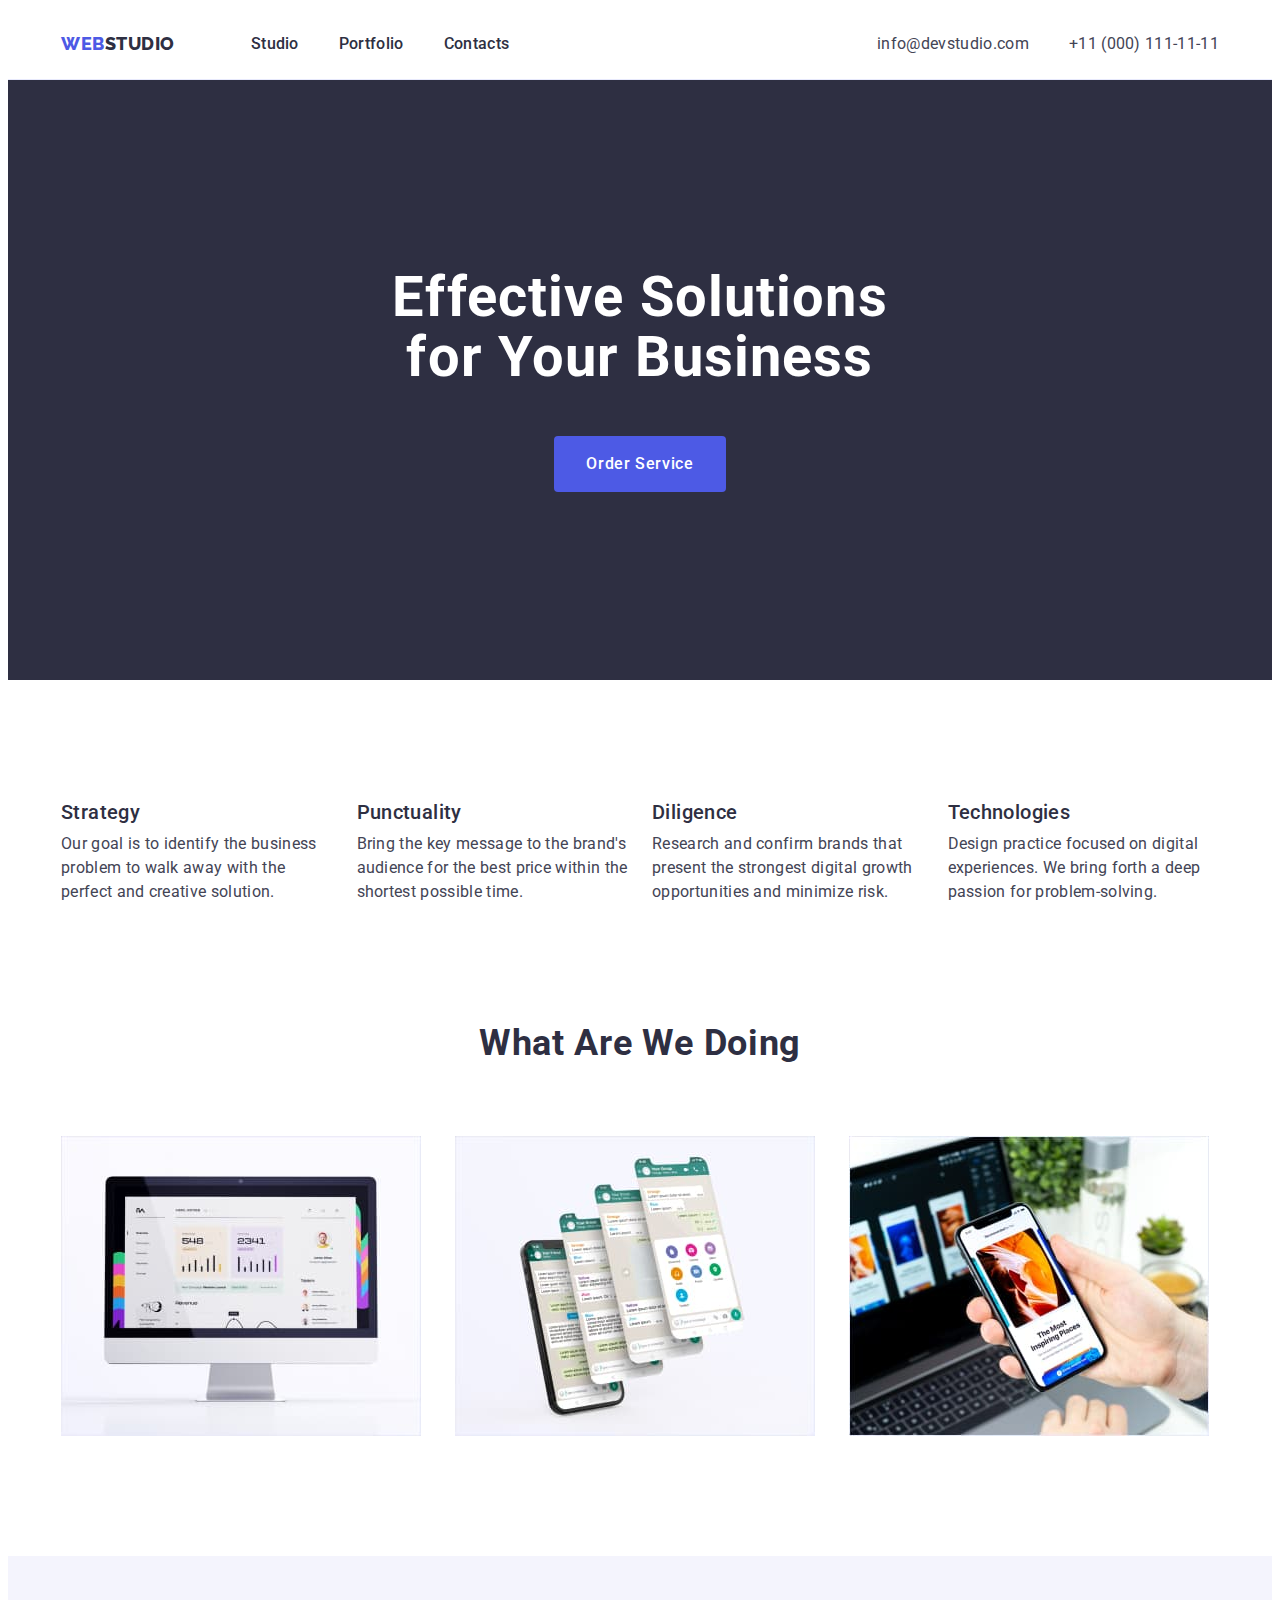
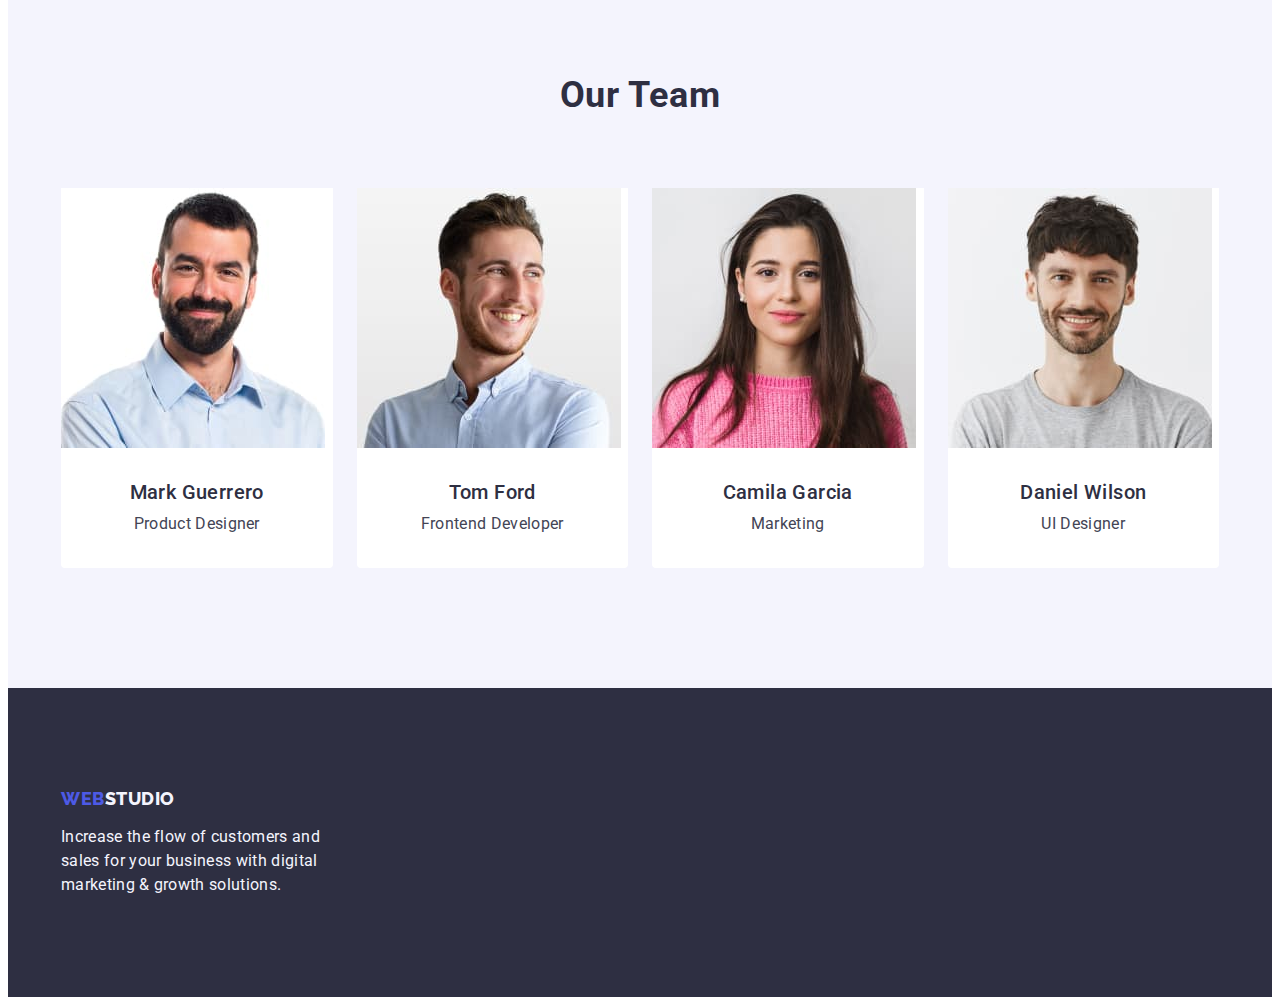
<file: index.html>
<!DOCTYPE html>
<html lang="en">
  <head>
    <meta charset="UTF-8" />
    <meta name="viewport" content="width=device-width, initial-scale=1.0" />
    <title>WebStudio</title>
    <link rel="preconnect" href="https://fonts.googleapis.com" />
    <link rel="preconnect" href="https://fonts.gstatic.com" crossorigin />
    <link
      href="https://fonts.googleapis.com/css2?family=Raleway:wght@800&family=Roboto:wght@400;500;700;900&display=swap"
      rel="stylesheet"
    />
    <link
      rel="stylesheet"
      href="https://cdnjs.cloudflare.com/ajax/libs/modern-normalize/2.0.0/modern-normalize.min.css"
      integrity="sha512-4xo8blKMVCiXpTaLzQSLSw3KFOVPWhm/TRtuPVc4WG6kUgjH6J03IBuG7JZPkcWMxJ5huwaBpOpnwYElP/m6wg=="
      crossorigin="anonymous"
      referrerpolicy="no-referrer"
    />
    <link rel="stylesheet" href="./css/styles.css" />
  </head>
  <body>
    <!-- HEADER -->
    <header class="header">
      <div class="container header-wrapper">
        <nav class="navigate">
          <a href="./index.html" class="logo link"
            >Web<span class="brand-color">Studio</span></a
          >
          <ul class="navigate-list list">
            <li class="item">
              <a href="./index.html" class="link">Studio</a>
            </li>
            <li class="item">
              <a href="./portfolio.html" class="link">Portfolio</a>
            </li>
            <li class="item"><a href="" class="link">Contacts</a></li>
          </ul>
        </nav>
        <address class="address">
          <ul class="list">
            <li class="item">
              <a href="mailto:info@devstudio.com" class="link"
                >info@devstudio.com</a
              >
            </li>
            <li class="item">
              <a href="tel:+110001111111" class="link">+11 (000) 111-11-11</a>
            </li>
          </ul>
        </address>
      </div>
    </header>
    <!-- MAIN -->
    <main>
      <!-- HERO SECTION -->
      <section class="hero">
        <div class="container">
          <h1 class="title">Effective Solutions for Your Business</h1>
          <button type="button" class="btn">Order Service</button>
        </div>
      </section>
      <!-- BENEFITS SECTION-->
      <section class="section benefits">
        <div class="container">
          <h2 class="visually-hidden">Our benefits</h2>
          <ul class="list">
            <li class="item">
              <h3 class="subtitle">Strategy</h3>
              <p class="text">
                Our goal is to identify the business problem to walk away with
                the perfect and creative solution.
              </p>
            </li>
            <li class="item">
              <h3 class="subtitle">Punctuality</h3>
              <p class="text">
                Bring the key message to the brand's audience for the best price
                within the shortest possible time.
              </p>
            </li>
            <li class="item">
              <h3 class="subtitle">Diligence</h3>
              <p class="text">
                Research and confirm brands that present the strongest digital
                growth opportunities and minimize risk.
              </p>
            </li>
            <li class="item">
              <h3 class="subtitle">Technologies</h3>
              <p class="text">
                Design practice focused on digital experiences. We bring forth a
                deep passion for problem-solving.
              </p>
            </li>
          </ul>
        </div>
      </section>
      <!-- TODO SECTION-->
      <section class="todo">
        <div class="container">
          <h2 class="title">What are we doing</h2>
          <ul class="list">
            <li class="item">
              <img
                class="image"
                src="./images/todo_1-leptop.jpg"
                alt="Computer monitor"
                width="360"
                height="300"
              />
            </li>
            <li class="item">
              <img
                class="image"
                src="./images/todo_2-phones.jpg"
                alt="Screens"
                width="360"
                height="300"
              />
            </li>
            <li class="item">
              <img
                class="image"
                src="./images/todo_3-gadgets.jpg"
                alt="Lapton and phone"
                width="360"
                height="300"
              />
            </li>
          </ul>
        </div>
      </section>
      <!-- OUR TEAM SECTION -->
      <section class="section our-team">
        <div class="container">
          <h2 class="title">Our Team</h2>
          <ul class="list">
            <li class="item">
              <img
                class="image"
                src="./images/mark_guerrero.jpg"
                alt="Team member Mark Guerrero"
                width="264"
                height="260"
              />
              <div class="name-wrap">
                <h3 class="subtitle">Mark Guerrero</h3>
                <p class="text">Product Designer</p>
              </div>
            </li>
            <li class="item">
              <img
                class="image"
                src="./images/tom_ford.jpg"
                alt="Team member Tom Ford"
                width="264"
                height="260"
              />
              <div class="name-wrap">
                <h3 class="subtitle">Tom Ford</h3>
                <p class="text">Frontend Developer</p>
              </div>
            </li>
            <li class="item">
              <img
                class="image"
                src="./images/camila_garcia.jpg"
                alt="Team member Camila Garcia"
                width="264"
                height="260"
              />
              <div class="name-wrap">
                <h3 class="subtitle">Camila Garcia</h3>
                <p class="text">Marketing</p>
              </div>
            </li>
            <li class="item">
              <img
                class="image"
                src="./images/daniel_wilson.jpg"
                alt="Team member Daniel Wilson"
                width="264"
                height="260"
              />
              <div class="name-wrap">
                <h3 class="subtitle">Daniel Wilson</h3>
                <p class="text">UI Designer</p>
              </div>
            </li>
          </ul>
        </div>
      </section>
    </main>
    <!-- FOOTER -->
    <footer class="footer">
      <div class="container">
        <a href="./index.html" class="logo link"
          >Web<span class="brand-color">Studio</span></a
        >
        <p class="text">
          Increase the flow of customers and sales for your business with
          digital marketing & growth solutions.
        </p>
      </div>
    </footer>
  </body>
</html>
</file>
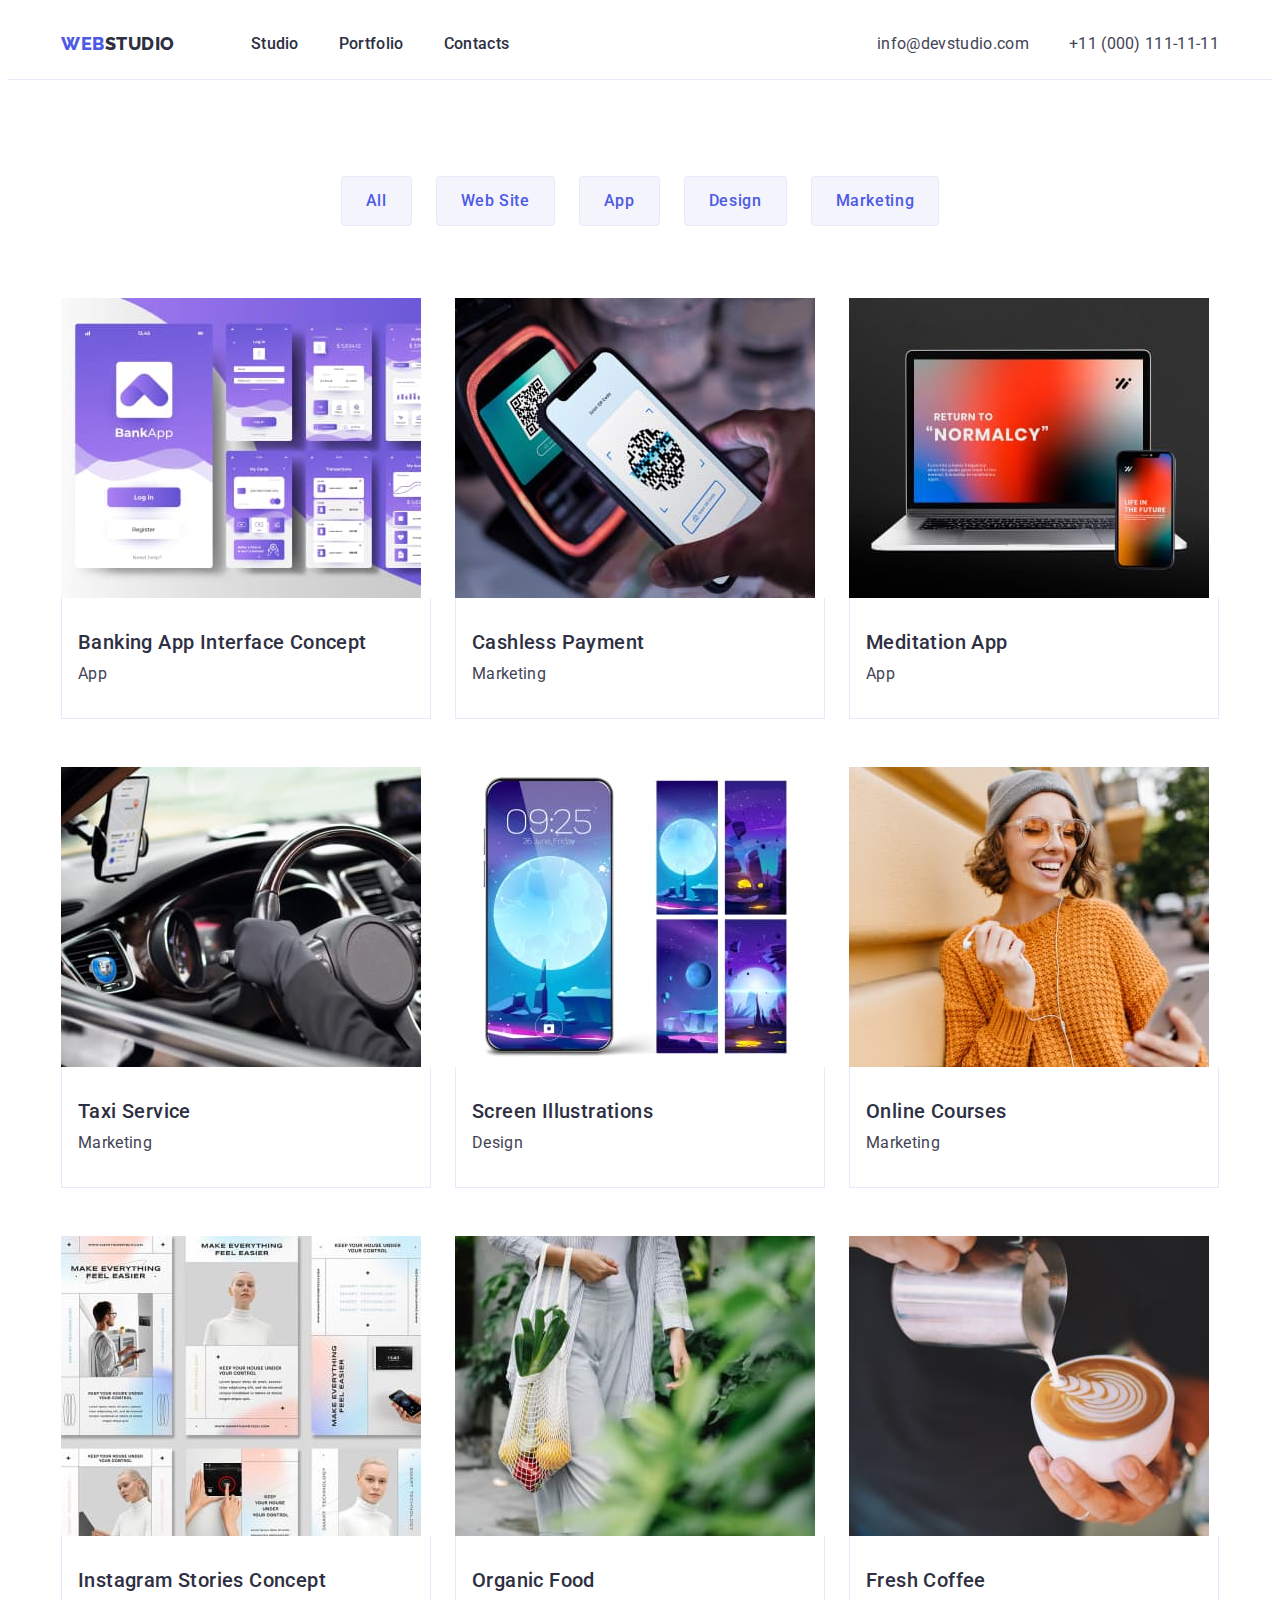
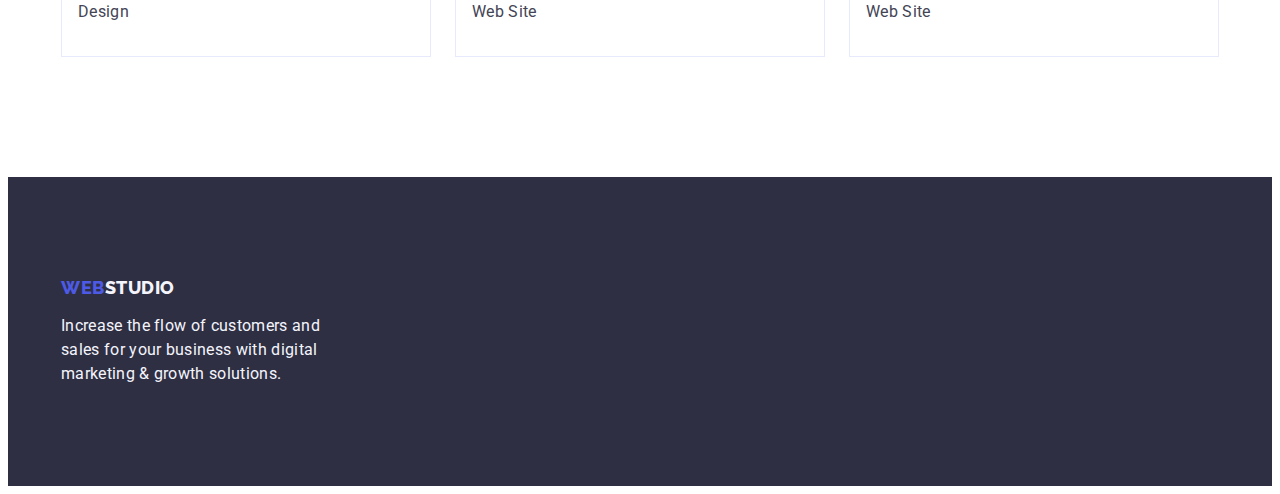
<file: portfolio.html>
<!DOCTYPE html>
<html lang="en">
  <head>
    <meta charset="UTF-8" />
    <meta name="viewport" content="width=device-width, initial-scale=1.0" />
    <title>Portfolio</title>
    <link rel="preconnect" href="https://fonts.googleapis.com" />
    <link rel="preconnect" href="https://fonts.gstatic.com" crossorigin />
    <link
      href="https://fonts.googleapis.com/css2?family=Raleway:wght@800&family=Roboto:wght@400;500;700;900&display=swap"
      rel="stylesheet"
    />
    <link
      rel="stylesheet"
      href="https://cdnjs.cloudflare.com/ajax/libs/modern-normalize/2.0.0/modern-normalize.min.css"
      integrity="sha512-4xo8blKMVCiXpTaLzQSLSw3KFOVPWhm/TRtuPVc4WG6kUgjH6J03IBuG7JZPkcWMxJ5huwaBpOpnwYElP/m6wg=="
      crossorigin="anonymous"
      referrerpolicy="no-referrer"
    />
    <link rel="stylesheet" href="./css/styles.css" />
  </head>
  <body>
    <!-- HEADER -->
    <header class="header">
      <div class="container header-wrapper">
        <nav class="navigate">
          <a href="./index.html" class="logo link"
            >Web<span class="brand-color">Studio</span></a
          >
          <ul class="navigate-list list">
            <li class="item">
              <a href="./index.html" class="link">Studio</a>
            </li>
            <li class="item">
              <a href="./portfolio.html" class="link">Portfolio</a>
            </li>
            <li class="item"><a href="" class="link">Contacts</a></li>
          </ul>
        </nav>
        <address class="address">
          <ul class="list">
            <li class="item">
              <a href="mailto:info@devstudio.com" class="link"
                >info@devstudio.com</a
              >
            </li>
            <li class="item">
              <a href="tel:+110001111111" class="link">+11 (000) 111-11-11</a>
            </li>
          </ul>
        </address>
      </div>
    </header>
    <!-- MAIN -->
    <main>
      <!-- PORTFOLIO SECTION -->
      <section class="portfolio">
        <div class="container">
          <h1 class="visually-hidden">Portfolio</h1>
          <ul class="filter list">
            <li class="item"><button class="btn" type="button">All</button></li>
            <li class="item">
              <button class="btn" type="button">Web Site</button>
            </li>
            <li class="item"><button class="btn" type="button">App</button></li>
            <li class="item">
              <button class="btn" type="button">Design</button>
            </li>
            <li class="item">
              <button class="btn" type="button">Marketing</button>
            </li>
          </ul>
          <ul class="cards list">
            <li class="item">
              <a class="link" href=""
                ><img
                  src="./images/portfolio-1.jpg"
                  alt="Banking App Interface Concept"
                  width="360"
                  height="300"
                />
                <div class="title-wrap">
                  <h2 class="subtitle">Banking App Interface Concept</h2>
                  <p class="text">App</p>
                </div>
              </a>
            </li>
            <li class="item">
              <a class="link" href=""
                ><img
                  src="./images/portfolio-2.jpg"
                  alt="Cashless Payment"
                  width="360"
                  height="300"
                />
                <div class="title-wrap">
                  <h2 class="subtitle">Cashless Payment</h2>
                  <p class="text">Marketing</p>
                </div>
              </a>
            </li>
            <li class="item">
              <a class="link" href=""
                ><img
                  src="./images/portfolio-3.jpg"
                  alt="Meditation App"
                  width="360"
                  height="300"
                />
                <div class="title-wrap">
                  <h2 class="subtitle">Meditation App</h2>
                  <p class="text">App</p>
                </div>
              </a>
            </li>
            <li class="item">
              <a class="link" href=""
                ><img
                  src="./images/portfolio-4.jpg"
                  alt="Taxi Service"
                  width="360"
                  height="300"
                />
                <div class="title-wrap">
                  <h2 class="subtitle">Taxi Service</h2>
                  <p class="text">Marketing</p>
                </div>
              </a>
            </li>
            <li class="item">
              <a class="link" href=""
                ><img
                  src="./images/portfolio-5.jpg"
                  alt="Screen Illustrations"
                  width="360"
                  height="300"
                />
                <div class="title-wrap">
                  <h2 class="subtitle">Screen Illustrations</h2>
                  <p class="text">Design</p>
                </div>
              </a>
            </li>
            <li class="item">
              <a class="link" href=""
                ><img
                  src="./images/portfolio-6.jpg"
                  alt="Online Courses"
                  width="360"
                  height="300"
                />
                <div class="title-wrap">
                  <h2 class="subtitle">Online Courses</h2>
                  <p class="text">Marketing</p>
                </div>
              </a>
            </li>
            <li class="item">
              <a class="link" href=""
                ><img
                  src="./images/portfolio-7.jpg"
                  alt="Instagram Stories Concept"
                  width="360"
                  height="300"
                />
                <div class="title-wrap">
                  <h2 class="subtitle">Instagram Stories Concept</h2>
                  <p class="text">Design</p>
                </div>
              </a>
            </li>
            <li class="item">
              <a class="link" href=""
                ><img
                  src="./images/portfolio-8.jpg"
                  alt="Organic Food"
                  width="360"
                  height="300"
                />
                <div class="title-wrap">
                  <h2 class="subtitle">Organic Food</h2>
                  <p class="text">Web Site</p>
                </div>
              </a>
            </li>
            <li class="item">
              <a class="link" href=""
                ><img
                  src="./images/portfolio-9.jpg"
                  alt="Fresh Coffee"
                  width="360"
                  height="300"
                />
                <div class="title-wrap">
                  <h2 class="subtitle">Fresh Coffee</h2>
                  <p class="text">Web Site</p>
                </div>
              </a>
            </li>
          </ul>
        </div>
      </section>
    </main>
    <!-- FOOTER -->
    <footer class="footer">
      <div class="container">
        <a href="./index.html" class="logo link"
          >Web<span class="brand-color">Studio</span></a
        >
        <p class="text">
          Increase the flow of customers and sales for your business with
          digital marketing & growth solutions.
        </p>
      </div>
    </footer>
  </body>
</html>
</file>
<file: css/styles.css>
:root {
  --primary-text-color: #434455;
  --primary-brand-color: #4d5ae5;
  --pressed-state-color: #404bbf;
  --navy-blue-color: #2e2f42;
  --success-color: #31d0aa;
  --subtitle-text-color: #8e8f99;
  --accent-color: #e7e9fc;
  --light-color: #f4f4fd;
  --modal-overlay-color: #2e2f42;
  --hero-background-color: #2e2f42;
  --white-background-color: #ffffff;
  --modal-background-color: #fcfcfc;
}

body {
  font-family: 'Roboto', sans-serif;
  color: var(--primary-text-color);
  background-color: var(--white-background-color);
}

h1,
h2,
h3,
h4,
h5,
h6 {
  margin: 0;
}

p {
  margin: 0;
}

ul {
  margin: 0;
  padding-left: 0;
}

img {
  display: block;
}

.link {
  text-decoration: none;
}

.list {
  list-style: none;
}

button {
  cursor: pointer;
}

.visually-hidden {
  position: absolute;
  width: 1px;
  height: 1px;
  margin: -1px;
  border: 0;
  padding: 0;
  white-space: nowrap;
  clip-path: inset(100%);
  clip: rect(0 0 0 0);
  overflow: hidden;
}

.container {
  width: 1158px;
  margin: 0 auto;
  padding-left: 15px;
  padding-right: 15px;
}

.section {
  padding-top: 120px;
  padding-bottom: 120px;
}

/* HEADER STYLES----------------------------------------------------- */

.header {
  padding-top: 24px;
  padding-bottom: 23px;
  border-bottom: 1px solid var(--accent-color);
}

.header-wrapper {
  display: flex;
  justify-content: space-between;
}

.navigate {
  display: flex;
  align-items: center;
}

.logo {
  font-family: 'Raleway', sans-serif;
  font-size: 18px;
  line-height: 1.17;
  font-weight: 800;
  letter-spacing: 0.03em;
  text-transform: uppercase;
  color: var(--primary-brand-color);
  margin-right: 76px;
}

.logo .brand-color {
  color: var(--navy-blue-color);
}

.navigate-list {
  display: flex;
  gap: 40px;
}
.navigate-list .link {
  font-size: 16px;
  line-height: 1.5;
  font-weight: 500;
  letter-spacing: 0.02em;
  color: var(--navy-blue-color);
  padding-top: 24px;
  padding-bottom: 24px;
}

.navigate-list .link:hover,
.navigate-list .link:focus {
  color: var(--pressed-state-color);
}

.address {
  font-style: normal;
}

.address .list {
  display: flex;
  gap: 40px;
}
.address .link {
  font-size: 16px;
  line-height: 1.5;
  letter-spacing: 0.02em;
  color: var(--primary-text-color);
}

.address .link:hover,
.address .link:focus {
  color: var(--pressed-state-color);
}

/* HERO STYLES----------------------------------------------------- */

.hero {
  background-color: var(--navy-blue-color);
  padding-top: 188px;
  padding-bottom: 188px;
}

.hero .title {
  font-size: 56px;
  line-height: 1.07;
  text-align: center;
  letter-spacing: 0.02em;
  color: var(--white-background-color);
  max-width: 496px;
  margin-bottom: 48px;
  margin-left: auto;
  margin-right: auto;
}

.hero .btn {
  font-family: 'Roboto', sans-serif;
  font-size: 16px;
  line-height: 1.5;
  font-weight: 500;
  letter-spacing: 0.04em;
  color: var(--white-background-color);
  background-color: var(--primary-brand-color);
  padding-top: 16px;
  padding-bottom: 16px;
  padding-left: 32px;
  padding-right: 32px;
  border-radius: 4px;
  border: none;
  margin-right: auto;
  margin-left: auto;
  display: block;
  min-width: 169px;
}

.hero .btn:hover,
.hero .btn:focus {
  background-color: var(--pressed-state-color);
}

/* BENEFITS STYLES------------------------------------------------------------ */

.benefits .list {
  display: flex;
  gap: 24px;
}

.benefits .item {
  flex-basis: calc((100% - 72px) / 4);
}

.benefits .subtitle {
  font-size: 20px;
  line-height: 1.2;
  font-weight: 500;
  letter-spacing: 0.02em;
  color: var(--navy-blue-color);
  margin-bottom: 8px;
}

.benefits .text {
  font-size: 16px;
  line-height: 1.5;
  letter-spacing: 0.02em;
}

/* TODO STYLES---------------------------------------------------------- */

.todo {
  padding-bottom: 120px;
}

.todo .title {
  font-size: 36px;
  line-height: 1.11;
  text-align: center;
  letter-spacing: 0.02em;
  text-transform: capitalize;
  color: var(--navy-blue-color);
  margin-bottom: 72px;
}

.todo .list {
  display: flex;
  gap: 24px;
}

.todo .item {
  flex-basis: calc((100% - 48px) / 3);
}

/* OUT TEAM STYLES-------------------------------------------------------- */

.our-team {
  background-color: var(--light-color);
}

.our-team .title {
  font-size: 36px;
  line-height: 1.11;
  text-align: center;
  letter-spacing: 0.02em;
  text-transform: capitalize;
  color: var(--navy-blue-color);
  margin-bottom: 72px;
}

.our-team .list {
  display: flex;
  gap: 24px;
}

.our-team .item {
  background-color: var(--white-background-color);
  flex-basis: calc((100% - 72px) / 4);
  border-radius: 0 0 4px 4px;
}

.our-team .name-wrap {
  text-align: center;
  padding-top: 32px;
  padding-bottom: 32px;
}

.our-team .subtitle {
  font-size: 20px;
  line-height: 1.2;
  font-weight: 500;
  letter-spacing: 0.02em;
  color: var(--navy-blue-color);
  margin-bottom: 8px;
}

.our-team .text {
  font-size: 16px;
  line-height: 1.5;
  letter-spacing: 0.02em;
}

/* FOOTER STYLES-------------------------------------------------- */

.footer {
  background-color: var(--navy-blue-color);
  padding-top: 100px;
  padding-bottom: 100px;
}

.footer .logo {
  color: var(--primary-brand-color);
  display: inline-block;
  margin-bottom: 16px;
}

.footer .brand-color {
  color: var(--light-color);
}

.footer .text {
  font-size: 16px;
  line-height: 1.5;
  letter-spacing: 0.02em;
  color: var(--light-color);
  max-width: 264px;
}

/* PORTFOLIO STYLES------------------------------------- */

.portfolio {
  padding-top: 96px;
  padding-bottom: 120px;
}

.filter {
  display: flex;
  margin-bottom: 72px;
  gap: 24px;
  justify-content: center;
}

.filter .btn {
  font-family: 'Roboto', sans-serif;
  font-size: 16px;
  line-height: 1.5;
  font-weight: 500;
  letter-spacing: 0.04em;
  color: var(--primary-brand-color);
  background-color: var(--light-color);
  padding-top: 12px;
  padding-bottom: 12px;
  padding-left: 24px;
  padding-right: 24px;
  border: 1px solid var(--accent-color);
  border-radius: 4px;
}

.filter .btn:hover,
.filter .btn:focus {
  color: var(--white-background-color);
  background-color: var(--pressed-state-color);
  border: 1px solid transparent;
}

.cards {
  display: flex;
  flex-wrap: wrap;
  row-gap: 48px;
  column-gap: 24px;
}

.cards .item {
  flex-basis: calc((100% - 48px) / 3);
}

.cards .title-wrap {
  padding-top: 32px;
  padding-bottom: 32px;
  padding-left: 16px;
  padding-right: 16px;
  border-left: 1px solid var(--accent-color);
  border-right: 1px solid var(--accent-color);
  border-bottom: 1px solid var(--accent-color);
}

.cards .subtitle {
  font-size: 20px;
  line-height: 1.2;
  font-weight: 500;
  letter-spacing: 0.02em;
  color: var(--navy-blue-color);
  margin-bottom: 8px;
}

.cards .text {
  font-size: 16px;
  line-height: 1.5;
  letter-spacing: 0.02em;
  color: var(--primary-text-color);
}
</file>
